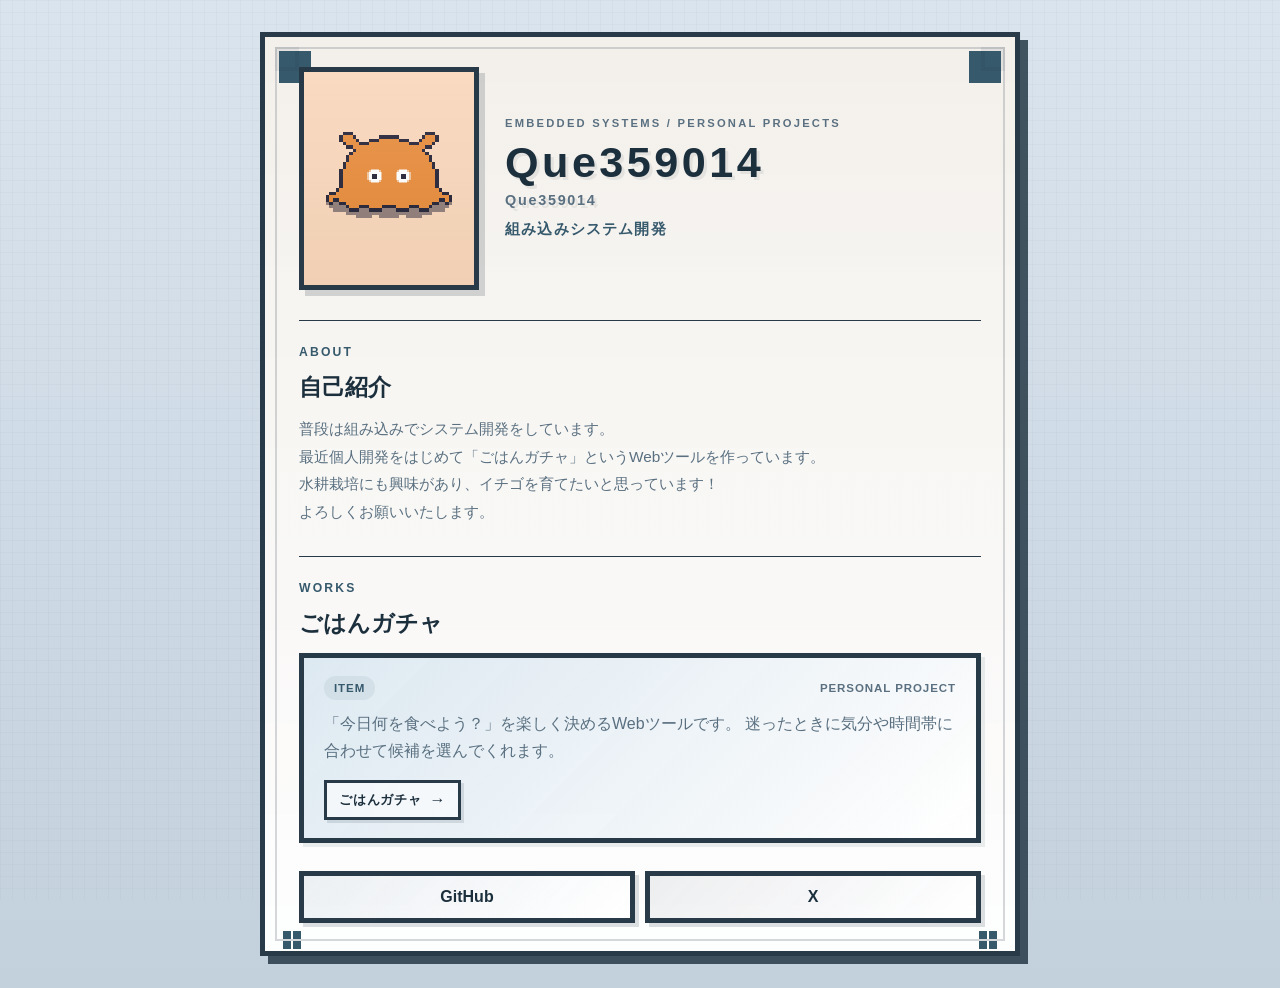
<file: docs/index.html>
<!DOCTYPE html>
<html lang="ja">
  <head>
    <meta charset="UTF-8" />
    <meta name="viewport" content="width=device-width, initial-scale=1.0" />
    <title>竹村 梨沙 | Web名刺</title>
    <meta
      name="description"
      content="竹村梨沙のWeb名刺です。組み込みシステム開発と個人開発をしているプロフィールです。"
    />
    <link rel="stylesheet" href="./style.css" />
  </head>
  <body>
    <main class="card" aria-label="竹村梨沙のWeb名刺">
      <div class="pixel-decor pixel-decor-left" aria-hidden="true"></div>
      <div class="pixel-decor pixel-decor-right" aria-hidden="true"></div>

      <header class="profile">
        <div class="photo-wrap" aria-label="ドット絵風のフレームに入った写真">
          <img src="./assets/nenndako3.webp" alt="竹村梨沙の写真" />
        </div>

        <div class="profile-copy">
          <p class="eyebrow">Embedded Systems / Personal Projects</p>
          <h1>
            Que359014
            <span>Que359014</span>
          </h1>
          <p class="role">組み込みシステム開発</p>
        </div>
      </header>

      <section class="intro" aria-labelledby="about-title">
        <p class="kicker">About</p>
        <h2 id="about-title">自己紹介</h2>
        <p>
          普段は組み込みでシステム開発をしています。<br />
          最近個人開発をはじめて「ごはんガチャ」というWebツールを作っています。<br />
          水耕栽培にも興味があり、イチゴを育てたいと思っています！<br />
          よろしくお願いいたします。
        </p>
      </section>

      <section class="works" aria-labelledby="works-title">
        <p class="kicker">Works</p>
        <h2 id="works-title">ごはんガチャ</h2>

        <article class="project-card">
          <div class="project-head">
            <span class="pill">ITEM</span>
            <span class="status">Personal Project</span>
          </div>
          <p>
            「今日何を食べよう？」を楽しく決めるWebツールです。
            迷ったときに気分や時間帯に合わせて候補を選んでくれます。
          </p>
          <a
            class="project-link"
            href="https://que359014.github.io/GOHAN-GACHA/"
            target="_blank"
            rel="noopener noreferrer"
          >
            ごはんガチャ
          </a>
        </article>
      </section>

      <nav class="links" aria-label="SNSリンク">
        <a class="link github" href="https://github.com/Que359014" target="_blank" rel="noopener noreferrer">GitHub</a>
        <a class="link x" href="https://x.com/Que359014" target="_blank" rel="noopener noreferrer">X</a>
      </nav>

      <span class="corner-dot corner-dot-left" aria-hidden="true"></span>
      <span class="corner-dot corner-dot-right" aria-hidden="true"></span>
    </main>

    <script src="./script.js"></script>
  </body>
</html>
</file>
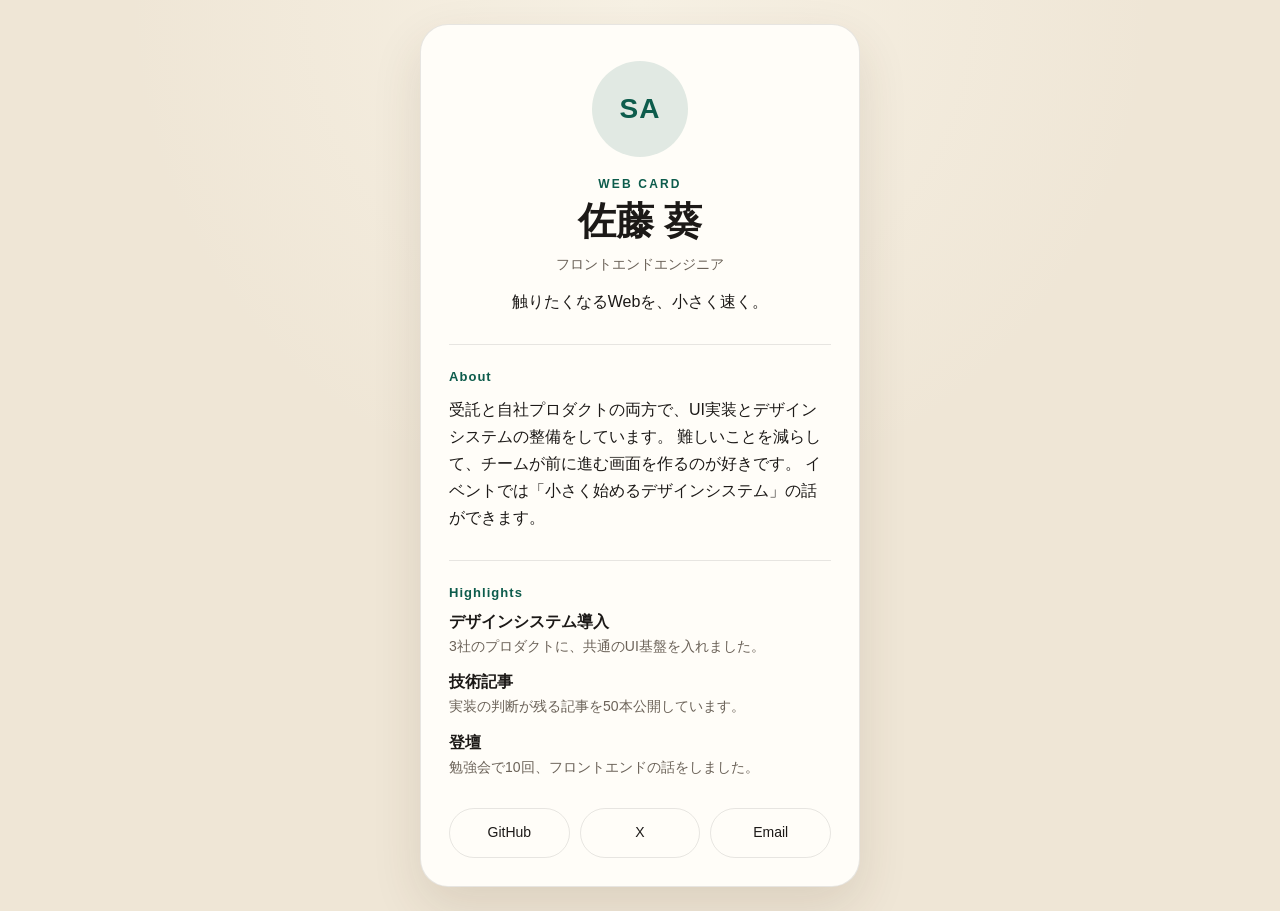
<file: examples/sample-card/index.html>
<!DOCTYPE html>
<html lang="ja">
  <head>
    <meta charset="UTF-8" />
    <meta name="viewport" content="width=device-width, initial-scale=1.0" />
    <title>佐藤 葵 | Web名刺</title>
    <meta name="description" content="佐藤 葵のWeb名刺です。" />
    <link rel="stylesheet" href="./style.css" />
  </head>
  <body>
    <main class="card">
      <header class="profile">
        <div class="avatar" aria-hidden="true">SA</div>
        <p class="kicker">Web Card</p>
        <h1>佐藤 葵</h1>
        <p class="role">フロントエンドエンジニア</p>
        <p class="tagline">触りたくなるWebを、小さく速く。</p>
      </header>

      <section class="section">
        <h2>About</h2>
        <p>
          受託と自社プロダクトの両方で、UI実装とデザインシステムの整備をしています。
          難しいことを減らして、チームが前に進む画面を作るのが好きです。
          イベントでは「小さく始めるデザインシステム」の話ができます。
        </p>
      </section>

      <section class="section">
        <h2>Highlights</h2>
        <ul class="highlights">
          <li>
            <strong>デザインシステム導入</strong>
            <span>3社のプロダクトに、共通のUI基盤を入れました。</span>
          </li>
          <li>
            <strong>技術記事</strong>
            <span>実装の判断が残る記事を50本公開しています。</span>
          </li>
          <li>
            <strong>登壇</strong>
            <span>勉強会で10回、フロントエンドの話をしました。</span>
          </li>
        </ul>
      </section>

      <nav class="links" aria-label="リンク">
        <a class="link" href="https://github.com/example" target="_blank" rel="noopener noreferrer">GitHub</a>
        <a class="link" href="https://x.com/example" target="_blank" rel="noopener noreferrer">X</a>
        <a class="link" href="#" data-copy="aoi@example.com">Email</a>
      </nav>
    </main>

    <p class="hint" id="copy-hint" hidden>コピーしました</p>
    <script src="./script.js"></script>
  </body>
</html>
</file>
<file: docs/style.css>
:root {
  --bg: #dae4ee;
  --bg-strong: #c3d1dd;
  --card: #f3f0eb;
  --card-strong: #ece4dc;
  --text: #1c2f3d;
  --muted: #5a7080;
  --line: rgba(28, 47, 61, 0.94);
  --accent: #4c6d89;
  --accent-strong: #35596d;
  --accent-soft: #dfeaf4;
  --shadow: 8px 8px 0 rgba(28, 47, 61, 0.8);
  --radius: 0px;
  --pixel: 5px;
}

* {
  box-sizing: border-box;
}

html,
body {
  margin: 0;
  min-height: 100%;
}

body {
  min-height: 100dvh;
  display: grid;
  place-items: center;
  padding: 24px 16px;
  background:
    linear-gradient(180deg, var(--bg) 0%, var(--bg-strong) 100%),
    radial-gradient(circle at center, rgba(255,255,255,0.15) 0%, transparent 45%);
  color: var(--text);
  font-family: "Hiragino Sans", "Noto Sans JP", "Yu Gothic", sans-serif;
  image-rendering: pixelated;
}

body::before {
  content: "";
  position: fixed;
  inset: 0;
  background-image:
    linear-gradient(rgba(28, 47, 61, 0.022) 1px, transparent 1px),
    linear-gradient(90deg, rgba(28, 47, 61, 0.022) 1px, transparent 1px);
  background-size: 12px 12px;
  pointer-events: none;
}

img {
  display: block;
  width: 100%;
}

p,
h1,
h2,
a {
  margin: 0;
}

.card {
  position: relative;
  z-index: 1;
  width: min(100%, 440px);
  padding: 20px 18px 22px;
  border: var(--pixel) solid var(--line);
  border-radius: 0;
  background: linear-gradient(180deg, var(--card) 0%, rgba(255, 255, 255, 0.96) 100%);
  box-shadow: var(--shadow);
  filter: saturate(0.98);
}

.card::before {
  content: "";
  position: absolute;
  inset: 10px;
  border: 2px solid rgba(28, 47, 61, 0.18);
  pointer-events: none;
}

.pixel-decor {
  position: absolute;
  width: 16px;
  height: 16px;
  background: var(--accent-strong);
  box-shadow: 0 0 0 4px rgba(28, 47, 61, 0.08);
}

.pixel-decor-left {
  top: 14px;
  left: 14px;
  box-shadow:
    0 0 0 4px rgba(28, 47, 61, 0.08),
    16px 0 0 var(--accent-strong),
    0 16px 0 var(--accent-strong),
    16px 16px 0 var(--accent-strong);
}

.pixel-decor-right {
  top: 14px;
  right: 14px;
  box-shadow:
    0 0 0 4px rgba(28, 47, 61, 0.08),
    -16px 0 0 var(--accent-strong),
    0 16px 0 var(--accent-strong),
    -16px 16px 0 var(--accent-strong);
}

.profile {
  display: grid;
  gap: 18px;
  align-items: center;
}

.photo-wrap {
  position: relative;
  overflow: hidden;
  width: min(100%, 220px);
  margin: 0 auto;
  border: var(--pixel) solid var(--line);
  border-radius: 0;
  background: linear-gradient(135deg, var(--accent-soft), rgba(255, 255, 255, 0.8));
  box-shadow: 6px 6px 0 rgba(23, 37, 52, 0.17);
}

.photo-wrap::before {
  content: "";
  position: absolute;
  inset: 0;
  background: linear-gradient(180deg, rgba(255, 255, 255, 0.12), rgba(28, 47, 61, 0.04));
  pointer-events: none;
}

.photo-wrap img {
  aspect-ratio: 4 / 5;
  object-fit: cover;
}

.profile-copy {
  text-align: center;
}

.eyebrow {
  color: var(--muted);
  font-size: 0.7rem;
  letter-spacing: 0.2em;
  text-transform: uppercase;
  font-family: "Verdana", "Hiragino Sans", "Noto Sans JP", sans-serif;
  font-weight: 700;
}

h1 {
  margin-top: 10px;
  font-size: clamp(2rem, 6vw, 2.7rem);
  line-height: 1.1;
  font-weight: 800;
  letter-spacing: 0.08em;
  font-family: "Verdana", "Hiragino Sans", "Noto Sans JP", sans-serif;
  text-shadow: 3px 3px 0 rgba(26, 42, 45, 0.08);
}

h1 span {
  display: block;
  margin-top: 6px;
  color: var(--muted);
  font-size: 0.9rem;
  font-weight: 700;
  letter-spacing: 0.12em;
  font-family: "Verdana", "Hiragino Sans", "Noto Sans JP", sans-serif;
}

.role {
  margin-top: 12px;
  color: var(--accent-strong);
  font-size: 0.92rem;
  font-weight: 700;
  letter-spacing: 0.08em;
}

.intro,
.works {
  margin-top: 28px;
  padding-top: 20px;
  border-top: 1px solid var(--line);
}

.kicker {
  margin-bottom: 12px;
  color: var(--accent-strong);
  font-size: 0.76rem;
  font-weight: 800;
  letter-spacing: 0.18em;
  text-transform: uppercase;
  font-family: "Verdana", "Hiragino Sans", "Noto Sans JP", sans-serif;
}

h2 {
  font-size: 1.45rem;
  line-height: 1.4;
  font-weight: 800;
  font-family: "Verdana", "Hiragino Sans", "Noto Sans JP", sans-serif;
}

.intro p:last-child {
  margin-top: 12px;
  color: var(--muted);
  font-size: 0.96rem;
  line-height: 1.8;
}

.project-card {
  margin-top: 14px;
  padding: 18px 16px;
  border: var(--pixel) solid var(--line);
  border-radius: 0;
  background: linear-gradient(135deg, rgba(218, 231, 240, 0.92), rgba(255, 255, 255, 0.96));
  box-shadow: 4px 4px 0 rgba(23, 37, 52, 0.08);
}

.project-head {
  display: flex;
  align-items: center;
  justify-content: space-between;
  gap: 12px;
  margin-bottom: 10px;
}

.pill,
.status {
  display: inline-flex;
  align-items: center;
  font-size: 0.72rem;
  font-weight: 700;
  letter-spacing: 0.08em;
  text-transform: uppercase;
  font-family: "Verdana", "Hiragino Sans", "Noto Sans JP", sans-serif;
}

.pill {
  padding: 6px 10px;
  border-radius: 999px;
  color: var(--accent-strong);
  background: rgba(50, 93, 106, 0.08);
}

.status {
  color: var(--muted);
}

.project-card p {
  color: var(--muted);
  line-height: 1.7;
}

.project-link {
  display: inline-flex;
  align-items: center;
  margin-top: 16px;
  padding: 8px 12px;
  border: 3px solid var(--line);
  background: rgba(255, 255, 255, 0.55);
  color: var(--text);
  text-decoration: none;
  font-size: 0.8rem;
  font-weight: 700;
  letter-spacing: 0.06em;
  box-shadow: 3px 3px 0 rgba(23, 37, 52, 0.12);
  transition: transform 180ms ease, box-shadow 180ms ease;
}

.project-link::after {
  content: "→";
  margin-left: 8px;
  font-size: 1rem;
}

.project-link:hover,
.project-link:focus-visible {
  transform: translate(-1px, -1px);
  box-shadow: 4px 4px 0 rgba(23, 37, 52, 0.18);
  outline: none;
}

.links {
  display: flex;
  flex-wrap: wrap;
  gap: 10px;
  margin-top: 28px;
}

.link {
  position: relative;
  flex: 1 1 140px;
  display: inline-flex;
  justify-content: center;
  align-items: center;
  min-height: 48px;
  padding: 12px 16px;
  border: var(--pixel) solid var(--line);
  border-radius: 0;
  color: var(--text);
  background: rgba(255, 255, 255, 0.38);
  font-weight: 700;
  font-family: "Verdana", "Hiragino Sans", "Noto Sans JP", sans-serif;
  text-decoration: none;
  box-shadow: 4px 4px 0 rgba(23, 37, 52, 0.14);
  transition: transform 180ms ease, box-shadow 180ms ease, background 180ms ease;
}

.link:hover,
.link:focus-visible {
  border-color: rgba(59, 89, 112, 0.95);
  box-shadow: 5px 5px 0 rgba(23, 37, 52, 0.18);
  transform: translate(-1px, -1px);
  outline: none;
}

.link.github {
  background: linear-gradient(135deg, rgba(120, 150, 174, 0.12), rgba(255, 255, 255, 0.76));
}

.link.x {
  background: linear-gradient(135deg, rgba(58, 72, 88, 0.08), rgba(255, 255, 255, 0.76));
}

.corner-dot {
  position: absolute;
  width: 8px;
  height: 8px;
  bottom: 12px;
  background: var(--accent-strong);
  box-shadow:
    0 0 0 0 transparent,
    10px 0 0 var(--accent-strong),
    0 10px 0 var(--accent-strong),
    10px 10px 0 var(--accent-strong);
}

.corner-dot-left {
  left: 18px;
}

.corner-dot-right {
  right: 18px;
  box-shadow:
    0 0 0 0 transparent,
    -10px 0 0 var(--accent-strong),
    0 10px 0 var(--accent-strong),
    -10px 10px 0 var(--accent-strong);
}

@media (min-width: 800px) {
  body {
    padding: 32px 20px;
  }

  .card {
    width: min(760px, 100%);
    padding: 30px 34px 28px;
  }

  .profile {
    grid-template-columns: 180px minmax(0, 1fr);
    gap: 26px;
    text-align: left;
  }

  .photo-wrap {
    width: 100%;
    margin: 0;
  }

  .profile-copy {
    text-align: left;
  }

  .intro,
  .works {
    margin-top: 30px;
    padding-top: 24px;
  }

  .project-card {
    padding: 18px 20px;
  }
}

@media (prefers-reduced-motion: reduce) {
  *,
  *::before,
  *::after {
    animation: none !important;
    transition: none !important;
    scroll-behavior: auto !important;
  }
}
</file>
<file: examples/sample-card/style.css>
:root {
  --bg: #efe6d6;
  --card: #fffdf8;
  --text: #1c1917;
  --muted: #6b6258;
  --line: rgba(28, 25, 23, 0.1);
  --accent: #0d5c4c;
  --accent-soft: rgba(13, 92, 76, 0.12);
  --shadow: 0 20px 50px rgba(70, 52, 28, 0.12);
  --radius: 28px;
  --font: "Hiragino Mincho ProN", "Yu Mincho", "Noto Serif JP", serif;
  --font-sans: "Hiragino Sans", "Noto Sans JP", "Yu Gothic", sans-serif;
}

* {
  box-sizing: border-box;
}

html,
body {
  margin: 0;
  min-height: 100%;
}

body {
  min-height: 100dvh;
  display: grid;
  place-items: center;
  padding: 24px 16px;
  color: var(--text);
  background:
    radial-gradient(circle at top, #f7f1e4 0%, transparent 46%),
    var(--bg);
  font-family: var(--font-sans);
}

.card {
  width: min(440px, 100%);
  padding: 36px 28px 28px;
  border: 1px solid var(--line);
  border-radius: var(--radius);
  background: var(--card);
  box-shadow: var(--shadow);
}

.profile {
  text-align: center;
}

.avatar {
  display: grid;
  place-items: center;
  width: 96px;
  height: 96px;
  margin: 0 auto 20px;
  border-radius: 50%;
  color: var(--accent);
  background: var(--accent-soft);
  font-size: 28px;
  font-weight: 700;
  letter-spacing: 0.04em;
}

.kicker {
  margin: 0 0 8px;
  color: var(--accent);
  font-size: 12px;
  font-weight: 700;
  letter-spacing: 0.18em;
  text-transform: uppercase;
}

h1,
h2,
p,
ul {
  margin: 0;
}

h1 {
  font-family: var(--font);
  font-size: clamp(30px, 7vw, 38px);
  font-weight: 600;
  line-height: 1.2;
}

.role,
.tagline,
.section p,
.highlights span,
.link {
  line-height: 1.7;
}

.role {
  margin-top: 8px;
  color: var(--muted);
  font-size: 14px;
}

.tagline {
  margin-top: 12px;
  font-size: 16px;
}

.section {
  margin-top: 28px;
  padding-top: 24px;
  border-top: 1px solid var(--line);
}

h2 {
  margin-bottom: 12px;
  color: var(--accent);
  font-size: 13px;
  letter-spacing: 0.08em;
}

.highlights {
  display: grid;
  gap: 14px;
  padding: 0;
  list-style: none;
}

.highlights li {
  display: grid;
  gap: 2px;
}

.highlights span {
  color: var(--muted);
  font-size: 14px;
}

.links {
  display: flex;
  flex-wrap: wrap;
  gap: 10px;
  margin-top: 28px;
}

.link {
  flex: 1 1 30%;
  padding: 12px 10px;
  border: 1px solid var(--line);
  border-radius: 999px;
  color: var(--text);
  background: transparent;
  font-size: 14px;
  text-align: center;
  text-decoration: none;
}

.link:hover,
.link:focus-visible {
  border-color: var(--accent);
  color: var(--accent);
  outline: none;
}

.hint {
  position: fixed;
  bottom: 20px;
  left: 50%;
  padding: 10px 16px;
  border-radius: 999px;
  color: #fffdf8;
  background: var(--accent);
  font-size: 13px;
  transform: translateX(-50%);
}

.hint[hidden] {
  display: none;
}

@media (max-width: 360px) {
  .card {
    padding: 28px 20px 22px;
  }

  .link {
    flex-basis: 100%;
  }
}
</file>
